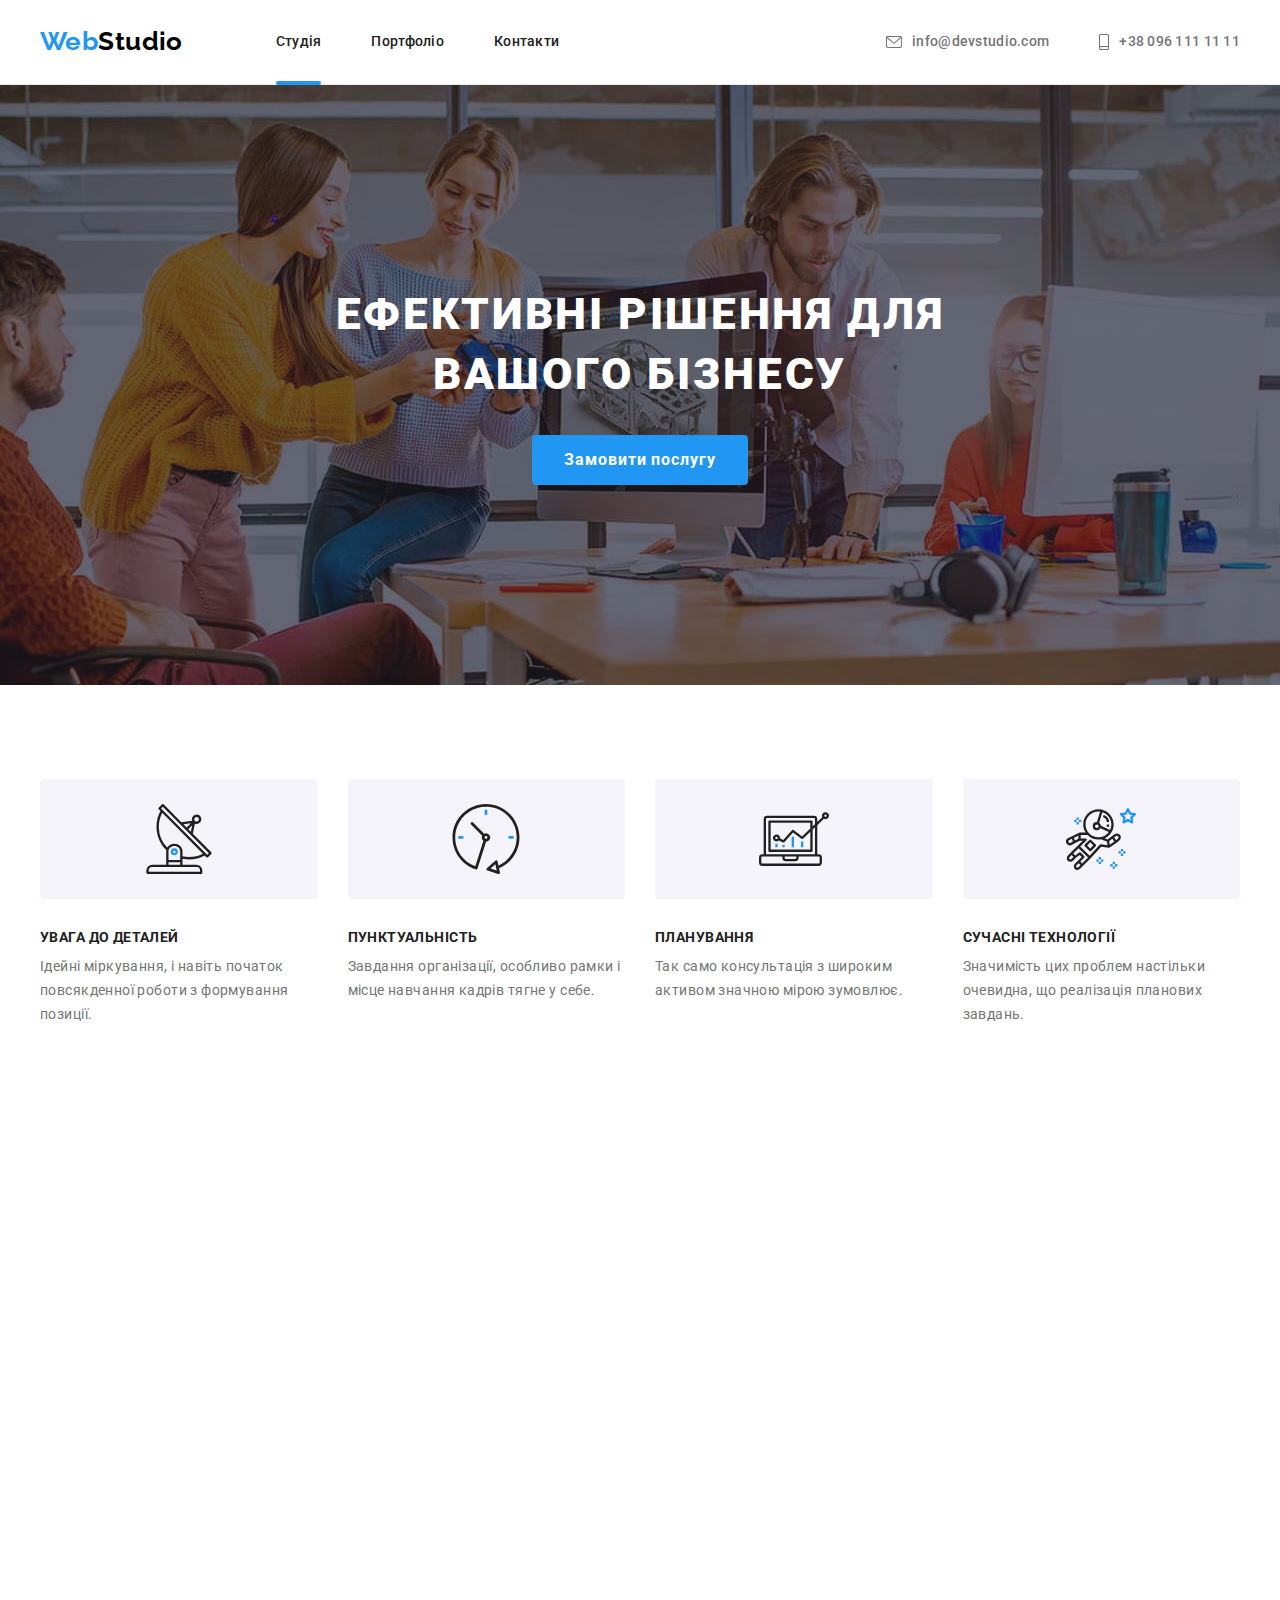
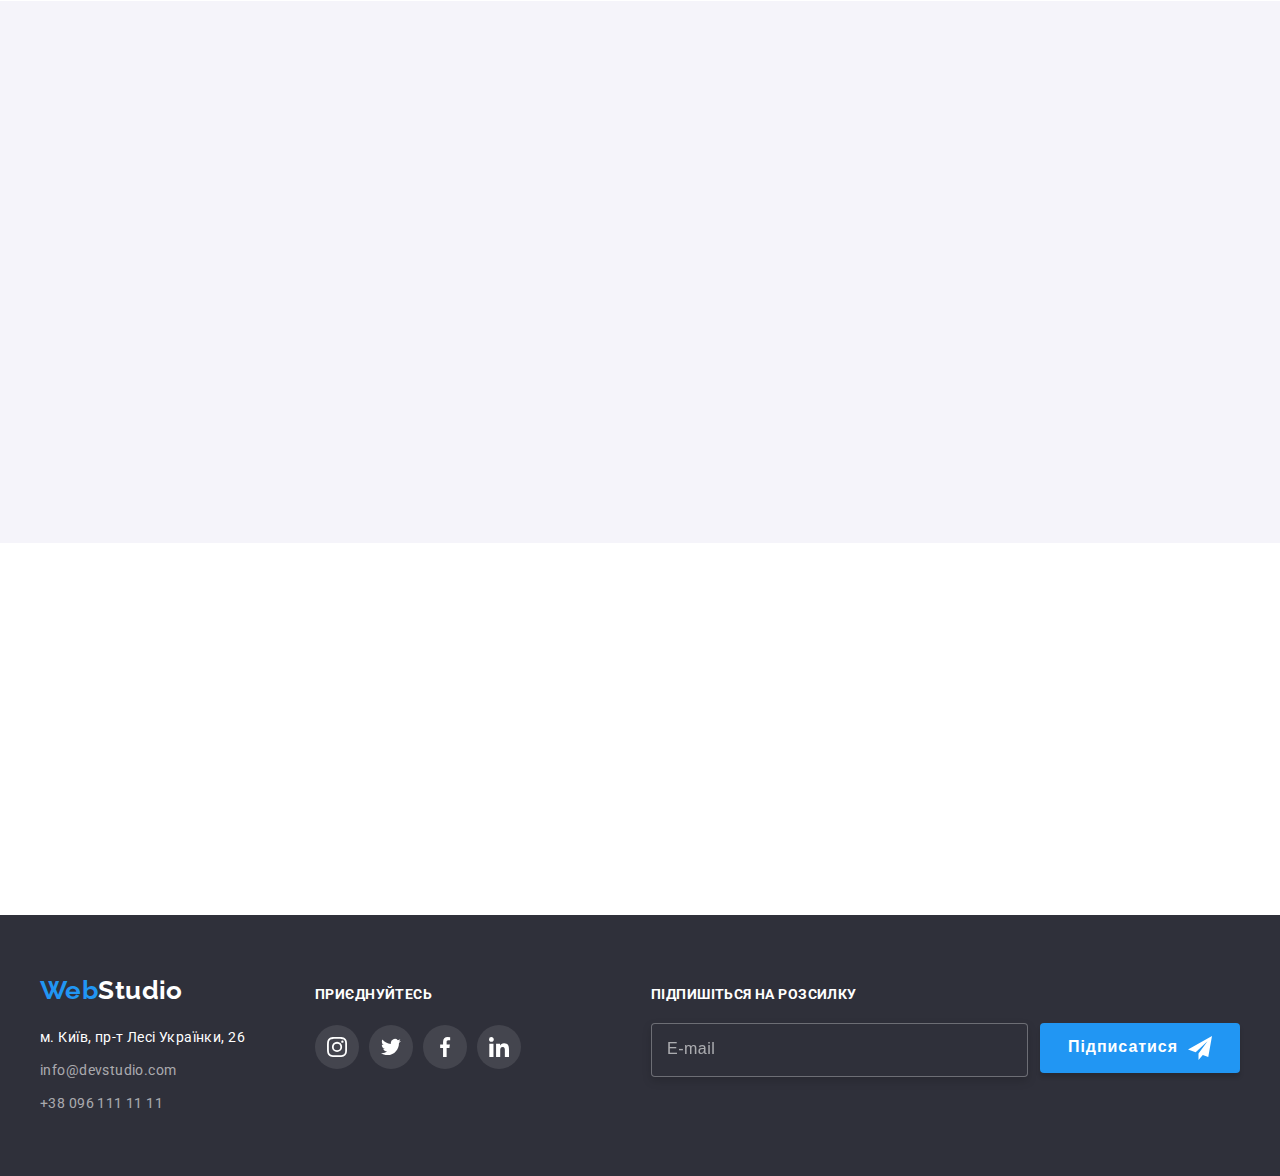
<file: index.html>
<!DOCTYPE html>
<html lang="uk">
  <head>
    <meta charset="UTF-8" />
    <meta http-equiv="X-UA-Compatible" content="IE=edge" />
    <meta name="viewport" content="width=device-width, initial-scale=1.0" />
    <title>Студія</title>
    <link rel="preconnect" href="https://fonts.googleapis.com" />
    <link rel="preconnect" href="https://fonts.gstatic.com" crossorigin />
    <link
      href="https://fonts.googleapis.com/css2?family=Raleway:wght@700&family=Roboto:wght@400;500;700;900&display=swap"
      rel="stylesheet"
    />
    <link
      rel="stylesheet"
      href="https://cdnjs.cloudflare.com/ajax/libs/modern-normalize/1.1.0/modern-normalize.min.css"
      integrity="sha512-wpPYUAdjBVSE4KJnH1VR1HeZfpl1ub8YT/NKx4PuQ5NmX2tKuGu6U/JRp5y+Y8XG2tV+wKQpNHVUX03MfMFn9Q=="
      crossorigin="anonymous"
      referrerpolicy="no-referrer"
    />
    <link href="https://unpkg.com/aos@2.3.1/dist/aos.css" rel="stylesheet" />
    <link
      rel="stylesheet"
      href="https://cdnjs.cloudflare.com/ajax/libs/animate.css/4.1.1/animate.min.css"
    />
    <link rel="stylesheet" href="./css/main.min.css" />
  </head>
  <body>
    <!--Верхня лінія-->

    <!--H E A D E R-->

    <header class="page-header">
      <div class="container page-header__container">
        <a hreaf="./index.html" class="logo-header page-header__logo-header"
          ><span class="web">Web</span>Studio</a
        >
        <nav class="navigation page-header__navigation">
          <ul class="menu">
            <li class="menu__item">
              <a class="menu__link menu__link--current" href="./index.html"
                >Студія</a
              >
            </li>
            <li class="menu__item">
              <a class="menu__link" href="./portfolio.html">Портфоліо</a>
            </li>
            <li class="menu__item">
              <a class="menu__link" href="#">Контакти</a>
            </li>
          </ul>
        </nav>
        <ul class="adress-header">
          <li class="adress-header__item">
            <a class="adress-header__link" href="mailto:info@devstudio.com">
              <svg class="adress-header__mail">
                <use
                  href="./img/icons.svg#icon-envelope-hover"
                  width="16"
                  height="12"
                ></use>
              </svg>
              info@devstudio.com</a
            >
          </li>
          <li class="adress-header__item">
            <a class="adress-header__link" href="tel:+380961111111">
              <svg class="adress-header__tel">
                <use
                  href="./img/icons.svg#icon-smartphone"
                  width="10"
                  height="16"
                ></use>
              </svg>
              +38 096 111 11 11</a
            >
          </li>
        </ul>
      </div>
    </header>
    <main>
      <!--H E R O-->

      <section class="hero">
        <div class="container hero__container">
          <h1 class="hero__title animate__animated animate__flipInX">
            Ефективні рішення для вашого бізнесу
          </h1>
          <button class="hero__header-btn" type="button" data-modal-open>
            Замовити послугу
          </button>
        </div>
      </section>

      <!--A B O U T  S E C T I O N-->

      <section class="about">
        <div class="container about__container">
          <h2 class="visually-hidden" hidden>Особливості</h2>
          <ul class="about-text">
            <li class="about-text__link-item">
              <div class="about-text__about-icon">
                <svg class="antenna-icon" width="70" height="70">
                  <use href="./img/icons.svg#icon-antenna-1"></use>
                </svg>
              </div>
              <h3 class="about__about-title">УВАГА ДО ДЕТАЛЕЙ</h3>
              <p class="about__about-subtitle">
                Ідейні міркування, і навіть початок повсякденної роботи з
                формування позиції.
              </p>
            </li>
            <li class="about-text__link-item">
              <div class="about-text__about-icon">
                <svg class="antenna-icon" width="70" height="70">
                  <use href="./img/icons.svg#icon-clock-1"></use>
                </svg>
              </div>
              <h3 class="about__about-title">ПУНКТУАЛЬНІСТЬ</h3>
              <p class="about__about-subtitle">
                Завдання організації, особливо рамки і місце навчання кадрів
                тягне у себе.
              </p>
            </li>
            <li class="about-text__link-item">
              <div class="about-text__about-icon">
                <svg class="antenna-icon" width="70" height="70">
                  <use href="./img/icons.svg#icon-diagram-1"></use>
                </svg>
              </div>
              <h3 class="about__about-title">ПЛАНУВАННЯ</h3>
              <p class="about__about-subtitle">
                Так само консультація з широким активом значною мірою зумовлює.
              </p>
            </li>
            <li class="about-text__link-item">
              <div class="about-text__about-icon">
                <svg class="antenna-icon" width="70" height="70">
                  <use href="./img/icons.svg#icon-astronaut-1"></use>
                </svg>
              </div>
              <h3 class="about__about-title">СУЧАСНІ ТЕХНОЛОГІЇ</h3>
              <p class="about__about-subtitle">
                Значимість цих проблем настільки очевидна, що реалізація
                планових завдань.
              </p>
            </li>
          </ul>
        </div>
      </section>

      <!--W H A T   W E   D O-->

      <section class="examples-img">
        <div class="container examples-img__conteiner">
          <h2 class="title" data-aos="flip-up">Чим ми займаємося</h2>
          <ul class="examples-img__list">
            <li class="examples-img__item">
              <div
                class="examples-img__label"
                data-aos="flip-left"
                data-aos-easing="ease-out-cubic"
                data-aos-duration="2000"
              >
                <img src="./img/box 1.jpg" width="370" heigh="294" alt="box1" />
                <p class="examples-img__text">Десктопні додатки</p>
              </div>
            </li>
            <li class="examples-img__item">
              <div
                class="examples-img__label"
                data-aos="flip-left"
                data-aos-easing="ease-out-cubic"
                data-aos-duration="2000"
              >
                <img src="./img/box 2.jpg" width="370" heigh="294" alt="box2" />
                <p class="examples-img__text">Мобільні додатки</p>
              </div>
            </li>
            <li class="examples-img__item">
              <div
                class="examples-img__label"
                data-aos="flip-left"
                data-aos-easing="ease-out-cubic"
                data-aos-duration="2000"
              >
                <img src="./img/img.jpg" width="370" heigh="294" alt="img" />
                <p class="examples-img__text">Дизайнерські рішення</p>
              </div>
            </li>
          </ul>
        </div>
      </section>

      <!--T E A M-->

      <section class="team section">
        <div class="container">
          <h2 class="title" data-aos="flip-up">Наша команда</h2>
          <ul class="link-team">
            <li class="link-photo" data-aos="flip-left">
              <img
                src="./img/man1.jpg"
                width="270"
                heigh="260"
                alt="Ігор Дем'яненко"
              />
              <div class="photo-team">
                <h3 class="team-tittle">Ігор Дем'яненко</h3>
                <p class="team-subtitle" lang="en">Product Designer</p>
                <ul class="team-icons-list">
                  <li class="team-icons-item">
                    <a class="team-icons-link" href="#">
                      <svg class="team-icons-sign" width="20" height="20">
                        <use href="./img/icons.svg#icon-instagram-2"></use>
                      </svg>
                    </a>
                  </li>
                  <li class="team-icons-item">
                    <a class="team-icons-link" href="#">
                      <svg class="team-icons-sign" width="20" height="20">
                        <use href="./img/icons.svg#icon-twitter-1"></use>
                      </svg>
                    </a>
                  </li>
                  <li class="team-icons-item">
                    <a class="team-icons-link" href="#">
                      <svg class="team-icons-sign" width="20" height="20">
                        <use href="./img/icons.svg#icon-facebook-1"></use>
                      </svg>
                    </a>
                  </li>
                  <li class="team-icons-item">
                    <a class="team-icons-link" href="#">
                      <svg class="team-icons-sign" width="20" height="20">
                        <use href="./img/icons.svg#icon-linkedin-1"></use>
                      </svg>
                    </a>
                  </li>
                </ul>
              </div>
            </li>
            <li class="link-photo" data-aos="flip-right">
              <img
                src="./img/women2.jpg"
                width="270"
                heigh="260"
                alt="Ольга Рєпіна"
              />
              <div class="photo-team">
                <h3 class="team-tittle">Ольга Рєпіна</h3>
                <p class="team-subtitle" lang="en">Frontend Developer</p>
                <ul class="team-icons-list">
                  <li class="team-icons-item">
                    <a class="team-icons-link" href="#">
                      <svg class="team-icons-sign" width="20" height="20">
                        <use href="./img/icons.svg#icon-instagram-2"></use>
                      </svg>
                    </a>
                  </li>
                  <li class="team-icons-item">
                    <a class="team-icons-link" href="#">
                      <svg class="team-icons-sign" width="20" height="20">
                        <use href="./img/icons.svg#icon-twitter-1"></use>
                      </svg>
                    </a>
                  </li>
                  <li class="team-icons-item">
                    <a class="team-icons-link" href="#">
                      <svg class="team-icons-sign" width="20" height="20">
                        <use href="./img/icons.svg#icon-facebook-1"></use>
                      </svg>
                    </a>
                  </li>
                  <li class="team-icons-item">
                    <a class="team-icons-link" href="#">
                      <svg class="team-icons-sign" width="20" height="20">
                        <use href="./img/icons.svg#icon-linkedin-1"></use>
                      </svg>
                    </a>
                  </li>
                </ul>
              </div>
            </li>
            <li class="link-photo" data-aos="flip-left">
              <img
                src="./img/man3.jpg"
                width="270"
                heigh="260"
                alt="Микола Тарасов"
              />
              <div class="photo-team">
                <h3 class="team-tittle">Микола Тарасов</h3>
                <p class="team-subtitle" lang="en">Marketing</p>
                <ul class="team-icons-list">
                  <li class="team-icons-item">
                    <a class="team-icons-link" href="#">
                      <svg class="team-icons-sign" width="20" height="20">
                        <use href="./img/icons.svg#icon-instagram-2"></use>
                      </svg>
                    </a>
                  </li>
                  <li class="team-icons-item">
                    <a class="team-icons-link" href="#">
                      <svg class="team-icons-sign" width="20" height="20">
                        <use href="./img/icons.svg#icon-twitter-1"></use>
                      </svg>
                    </a>
                  </li>
                  <li class="team-icons-item">
                    <a class="team-icons-link" href="#">
                      <svg class="team-icons-sign" width="20" height="20">
                        <use href="./img/icons.svg#icon-facebook-1"></use>
                      </svg>
                    </a>
                  </li>
                  <li class="team-icons-item">
                    <a class="team-icons-link" href="#">
                      <svg class="team-icons-sign" width="20" height="20">
                        <use href="./img/icons.svg#icon-linkedin-1"></use>
                      </svg>
                    </a>
                  </li>
                </ul>
              </div>
            </li>
            <li class="link-photo" data-aos="flip-right">
              <img
                src="./img/man4.jpg"
                width="270"
                heigh="260"
                alt="Михайло Єрмаков"
              />
              <div class="photo-team">
                <h3 class="team-tittle">Михайло Єрмаков</h3>
                <p class="team-subtitle" lang="en">UI Designer</p>
                <ul class="team-icons-list">
                  <li class="team-icons-item">
                    <a class="team-icons-link" href="#">
                      <svg class="team-icons-sign" width="20" height="20">
                        <use href="./img/icons.svg#icon-instagram-2"></use>
                      </svg>
                    </a>
                  </li>
                  <li class="team-icons-item">
                    <a class="team-icons-link" href="#">
                      <svg class="team-icons-sign" width="20" height="20">
                        <use href="./img/icons.svg#icon-twitter-1"></use>
                      </svg>
                    </a>
                  </li>
                  <li class="team-icons-item">
                    <a class="team-icons-link" href="#">
                      <svg class="team-icons-sign" width="20" height="20">
                        <use href="./img/icons.svg#icon-facebook-1"></use>
                      </svg>
                    </a>
                  </li>
                  <li class="team-icons-item">
                    <a class="team-icons-link" href="#">
                      <svg class="team-icons-sign" width="20" height="20">
                        <use href="./img/icons.svg#icon-linkedin-1"></use>
                      </svg>
                    </a>
                  </li>
                </ul>
              </div>
            </li>
          </ul>
        </div>
      </section>

      <!--R E G U L A R   C U S T O M E R S-->

      <section class="customers">
        <div class="container">
          <h2 class="title" data-aos="flip-up">Постійні клієнти</h2>
          <ul class="customers-list">
            <li
              class="client-item"
              data-aos="flip-left"
              data-aos-easing="ease-out-cubic"
              data-aos-duration="2000"
            >
              <a class="client-link" href="#">
                <svg class="client-icon" width="106" height="60">
                  <use href="./img/icons.svg#icon-Logo"></use>
                </svg>
              </a>
            </li>
            <li
              class="client-item"
              data-aos="flip-left"
              data-aos-easing="ease-out-cubic"
              data-aos-duration="2000"
            >
              <a class="client-link" href="#">
                <svg class="client-icon" width="106" height="60">
                  <use href="./img/icons.svg#icon-Logo-2"></use>
                </svg>
              </a>
            </li>
            <li
              class="client-item"
              data-aos="flip-left"
              data-aos-easing="ease-out-cubic"
              data-aos-duration="2000"
            >
              <a class="client-link" href="#">
                <svg class="client-icon" width="106" height="60">
                  <use href="./img/icons.svg#icon-Logo-3"></use>
                </svg>
              </a>
            </li>
            <li
              class="client-item"
              data-aos="flip-left"
              data-aos-easing="ease-out-cubic"
              data-aos-duration="2000"
            >
              <a class="client-link" href="#">
                <svg class="client-icon" width="106" height="60">
                  <use href="./img/icons.svg#icon-Logo-4"></use>
                </svg>
              </a>
            </li>
            <li
              class="client-item"
              data-aos="flip-left"
              data-aos-easing="ease-out-cubic"
              data-aos-duration="2000"
            >
              <a class="client-link" href="#">
                <svg class="client-icon" width="106" height="60">
                  <use href="./img/icons.svg#icon-Logo-5"></use>
                </svg>
              </a>
            </li>
            <li
              class="client-item"
              data-aos="flip-left"
              data-aos-easing="ease-out-cubic"
              data-aos-duration="2000"
            >
              <a class="client-link" href="#">
                <svg class="client-icon" width="106" height="60">
                  <use href="./img/icons.svg#icon-Logo-6"></use>
                </svg>
              </a>
            </li>
          </ul>
        </div>
      </section>
    </main>

    <!--F O O T E R -->

    <footer class="footer">
      <div class="container">
        <div class="wrapper">
          <a hreaf="./index.html" class="logo-footer"
            ><span class="web">Web</span>Studio</a
          >
          <address class="contacts-address">
            <ul class="footer-nav">
              <li class="contacts-item">
                <a
                  class="footer-nav-address"
                  href="https://goo.gl/maps/SYEKKBxRii6qYseB9"
                  target="_blank"
                  rel="noopener noreferrer"
                  >м. Київ, пр-т Лесі Українки, 26
                </a>
              </li>
              <li class="contacts-item">
                <a class="footer-nav-link" href="mailto:info@devstudio.com"
                  >info@devstudio.com
                </a>
              </li>
              <li class="contacts-item">
                <a class="footer-nav-link" href="tel:+380961111111 "
                  >+38 096 111 11 11
                </a>
              </li>
            </ul>
          </address>
        </div>
        <div class="social-container">
          <p class="footer-text">Приєднуйтесь</p>
          <ul class="footer-social-list">
            <li class="footer-social-item">
              <a class="footer-social-link" href="#">
                <svg class="footer-social-sign" width="20" height="20">
                  <use href="./img/icons.svg#icon-instagram-2"></use>
                </svg>
              </a>
            </li>
            <li class="footer-social-item">
              <a class="footer-social-link" href="#">
                <svg class="footer-social-sign" width="20" height="20">
                  <use href="./img/icons.svg#icon-twitter-1"></use>
                </svg>
              </a>
            </li>
            <li class="footer-social-item">
              <a class="footer-social-link" href="#">
                <svg class="footer-social-sign" width="20" height="20">
                  <use href="./img/icons.svg#icon-facebook-1"></use>
                </svg>
              </a>
            </li>
            <li class="footer-social-item">
              <a class="footer-social-link" href="#">
                <svg class="footer-social-sign" width="20" height="20">
                  <use href="./img/icons.svg#icon-linkedin-1"></use>
                </svg>
              </a>
            </li>
          </ul>
        </div>

        <!--M O D A L     F O O T E R -->

        <div class="modal-footer">
          <p class="subscribe-title">Підпишіться на розсилку</p>
          <form class="footer-form">
            <input
              class="input-footer"
              type="email"
              name="input-email"
              id="email"
              placeholder="E-mail"
            />
            <button class="subscribe-btn" type="submit">
              Підписатися
              <svg class="modal-icon-footer" width="24" height="24">
                <use href="./img/icons.svg#icon-icon-send-2"></use>
              </svg>
            </button>
          </form>
        </div>
      </div>
    </footer>

    <!--M O D A L     W I N D O W -->

    <div class="backdrop is-hidden" data-modal>
      <div class="modal">
        <button type="button" class="modal-close" data-modal-close>
          <svg class="modal-close-icon" width="18" height="18">
            <use href="./img/icons.svg#icon-close-black-18dp-2-1"></use>
          </svg>
        </button>
        <p class="modal-tittle">Залиште свої дані, ми вам передзвонимо</p>
        <form class="modal-form">
          <div class="modal-field">
            <label for="user-name" class="input-label">Ім'я</label>
            <div class="input-wrapper">
              <input
                type="text"
                name="user-name"
                id="user-name"
                class="modal-input"
                placeholder=""
                required
              />
              <svg class="modal-icon" width="18" height="18">
                <use href="./img/icons.svg#icon-person-black-18dp-1-2"></use>
              </svg>
            </div>
          </div>
          <div class="modal-field">
            <label for="user-tel" class="input-label">Телефон</label>
            <div class="input-wrapper">
              <input
                type="tel"
                name="user-tel"
                id="user-tel"
                class="modal-input"
                placeholder=""
                required
              />
              <svg class="modal-icon" width="18" height="18">
                <use href="./img/icons.svg#icon-phone-black-18dp-1-2"></use>
              </svg>
            </div>
          </div>
          <div class="modal-field">
            <label for="user-email" class="input-label">Пошта</label>
            <div class="input-wrapper">
              <input
                type="email"
                name="user-email"
                id="user-email"
                class="modal-input"
                placeholder=""
                required
              />
              <svg class="modal-icon" width="18" height="18">
                <use href="./img/icons.svg#icon-email-black-18dp-1-2"></use>
              </svg>
            </div>
          </div>
          <div class="modal-field">
            <label for="user-text" class="input-label">Коментар</label>
            <textarea
              name="user-text"
              id="user-text"
              class="modal-comment"
              placeholder="Введіть текст"
            ></textarea>
          </div>
          <div class="modal-field">
            <label for="policy" class="checkbox-text">
              <input
                class="policy-checkbox visually-hidden"
                type="checkbox"
                name="policy"
                placeholder=""
                id="policy"
              />
              <span>
                <svg class="checkbox-icon" width="16" height="15">
                  <use href="./img/icons.svg#icon-Vector-2-2"></use>
                </svg>
              </span>
              Погоджуюся з розсилкою та приймаю
              <a class="input-policy">Умови договору</a>
            </label>
          </div>
          <button type="submit" title="відправити" class="submit-btn">
            Відправити
          </button>
        </form>
      </div>
    </div>
    <script src="https://unpkg.com/aos@2.3.1/dist/aos.js"></script>
    <script>
      AOS.init();
    </script>
    <script src="./js/modal.js"></script>
  </body>
</html>
</file>
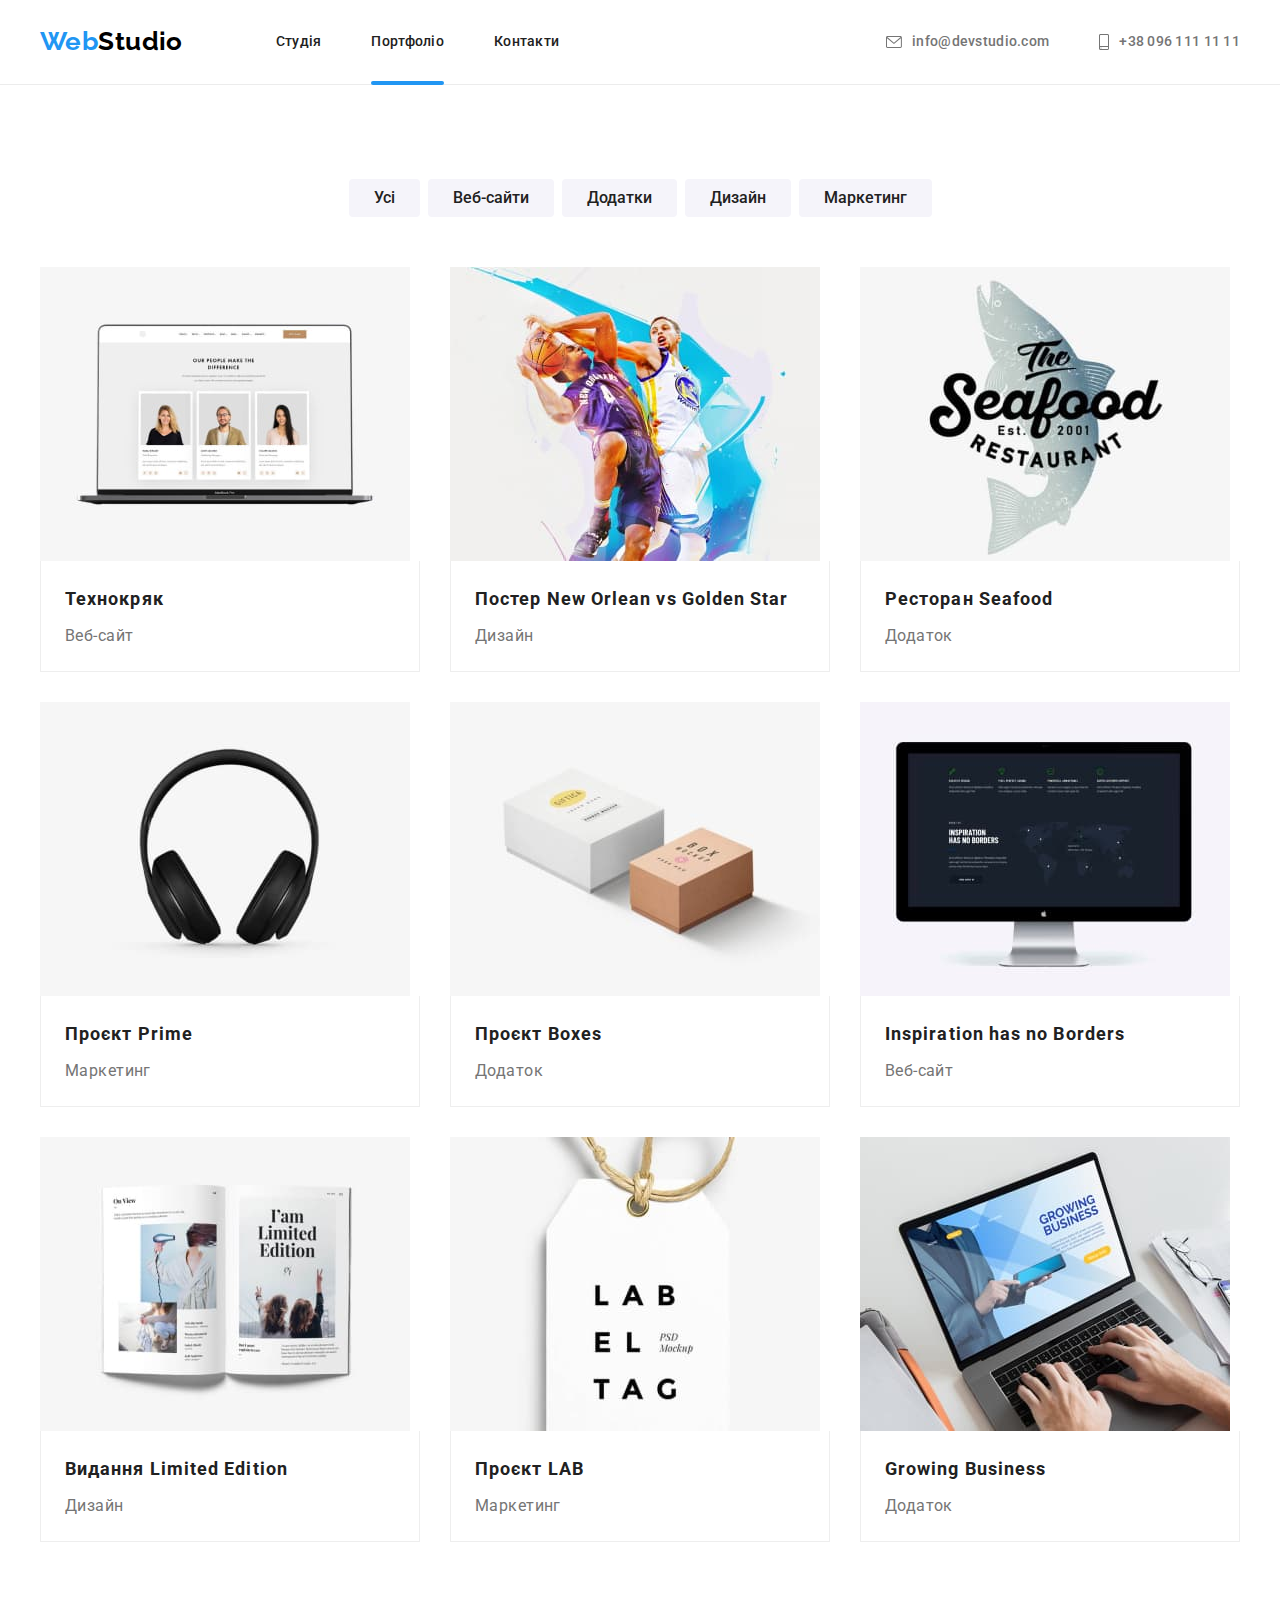
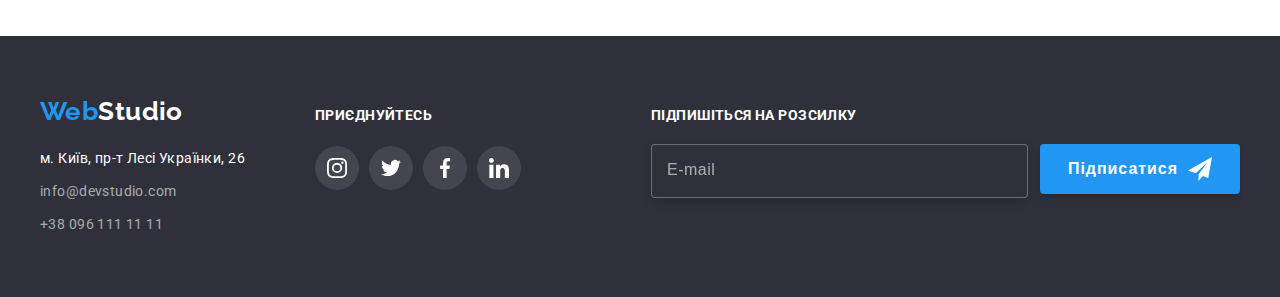
<file: portfolio.html>
<!DOCTYPE html>
<html lang="uk">
  <head>
    <meta charset="UTF-8" />
    <meta http-equiv="X-UA-Compatible" content="IE=edge" />
    <meta name="viewport" content="width=device-width, initial-scale=1.0" />
    <title>Студія</title>
    <link rel="preconnect" href="https://fonts.googleapis.com" />
    <link rel="preconnect" href="https://fonts.gstatic.com" crossorigin />
    <link
      href="https://fonts.googleapis.com/css2?family=Raleway:wght@700&family=Roboto:wght@400;500;700;900&display=swap"
      rel="stylesheet"
    />
    <link
      rel="stylesheet"
      href="https://cdnjs.cloudflare.com/ajax/libs/modern-normalize/1.1.0/modern-normalize.min.css"
      integrity="sha512-wpPYUAdjBVSE4KJnH1VR1HeZfpl1ub8YT/NKx4PuQ5NmX2tKuGu6U/JRp5y+Y8XG2tV+wKQpNHVUX03MfMFn9Q=="
      crossorigin="anonymous"
      referrerpolicy="no-referrer"
    />
    <link href="https://unpkg.com/aos@2.3.1/dist/aos.css" rel="stylesheet" />
    <link
      rel="stylesheet"
      href="https://cdnjs.cloudflare.com/ajax/libs/animate.css/4.1.1/animate.min.css"
    />
    <link rel="stylesheet" href="./css/main.min.css" />
  </head>
  <body>
    <!--Верхня лінія-->

    <!--H E A D E R-->

    <header class="page-header">
      <div class="container page-header__container">
        <a hreaf="./index.html" class="logo-header page-header__logo-header"
          ><span class="web">Web</span>Studio</a
        >
        <nav class="navigation page-header__navigation">
          <ul class="menu">
            <li class="menu__item">
              <a class="menu__link" href="./index.html">Студія</a>
            </li>
            <li class="menu__item">
              <a class="menu__link menu__link--current" href="./portfolio.html"
                >Портфоліо</a
              >
            </li>
            <li class="menu__item">
              <a class="menu__link" href="#">Контакти</a>
            </li>
          </ul>
        </nav>
        <ul class="adress-header">
          <li class="adress-header__item">
            <a class="adress-header__link" href="mailto:info@devstudio.com">
              <svg class="adress-header__mail">
                <use
                  href="./img/icons.svg#icon-envelope-hover"
                  width="16"
                  height="12"
                ></use>
              </svg>
              info@devstudio.com</a
            >
          </li>
          <li class="adress-header__item">
            <a class="adress-header__link" href="tel:+380961111111">
              <svg class="adress-header__tel">
                <use
                  href="./img/icons.svg#icon-smartphone"
                  width="10"
                  height="16"
                ></use>
              </svg>
              +38 096 111 11 11</a
            >
          </li>
        </ul>
      </div>
    </header>
    <main>
      <!--P O R T F O L I O-->

      <section class="portfolio-nav section">
        <div class="container">
          <h1 class="visually-hidden" hidden>Портфоліо</h1>
          <ul class="link-filter-btn">
            <li>
              <button class="filter-btn" type="button">Усі</button>
            </li>
            <li>
              <button class="filter-btn" type="button">Веб-сайти</button>
            </li>
            <li>
              <button class="filter-btn" type="button">Додатки</button>
            </li>
            <li>
              <button class="filter-btn" type="button">Дизайн</button>
            </li>
            <li>
              <button class="filter-btn" type="button">Маркетинг</button>
            </li>
          </ul>
          <ul class="gallery">
            <li class="gallery-list animate__animated animate__fadeInTopLeft">
              <a href="#" class="project-link">
                <div class="project-top-wrap">
                  <img
                    src="./img/img технокряк.jpg"
                    width="370"
                    ;
                    height="294"
                    ;
                    alt="Технокряк"
                  />
                  <p class="project-top-text">
                    Ресурс пропонує комплексні пропозиції з різним рівнем
                    функціоналу та сервісів. Все це дозволить відвідувачу
                    отримати вичерпні відомості про компанію чи приватну особу.
                  </p>
                </div>
                <div class="gallery-tittle">
                  <h2 class="project-tittle">Технокряк</h2>
                  <p class="project-type">Веб-сайт</p>
                </div>
              </a>
            </li>
            <li class="gallery-list animate__animated animate__fadeInDown">
              <a href="#" class="project-link">
                <div class="project-top-wrap">
                  <img
                    src="./img/img постер 2.jpg"
                    width="370"
                    ;
                    height="294"
                    left="614"
                    ;
                    alt="Постер New Orlean vs Golden Star"
                  />
                  <p class="project-top-text">
                    Lorem ipsum dolor sit amet consectetur adipisicing elit. Hic
                    velit voluptate placeat fuga doloremque vel qui voluptatum
                    ex id debitis expedita, modi sit quisquam, numquam eum magni
                    labore nostrum at.
                  </p>
                </div>
                <div class="gallery-tittle">
                  <h2 class="project-tittle">
                    Постер New Orlean vs Golden Star
                  </h2>
                  <p class="project-type">Дизайн</p>
                </div>
              </a>
            </li>
            <li class="gallery-list animate__animated animate__fadeInTopRight">
              <a href="#" class="project-link">
                <div class="project-top-wrap">
                  <img
                    src="./img/img ресторан.jpg"
                    width="370"
                    ;
                    height="294"
                    ;
                    alt="Ресторан Seafood"
                  />
                  <p class="project-top-text">
                    Lorem ipsum dolor sit amet consectetur adipisicing elit. Hic
                    velit voluptate placeat fuga doloremque vel qui voluptatum
                    ex id debitis expedita, modi sit quisquam, numquam eum magni
                    labore nostrum at.
                  </p>
                </div>
                <div class="gallery-tittle">
                  <h2 class="project-tittle">Ресторан Seafood</h2>
                  <p class="project-type">Додаток</p>
                </div>
              </a>
            </li>
            <li class="gallery-list animate__animated animate__fadeInTopLeft">
              <a href="#" class="project-link">
                <div class="project-top-wrap">
                  <img
                    src="./img/навушники.jpg"
                    width="370"
                    ;
                    height="294"
                    ;
                    alt="Проєкт Prime"
                  />
                  <p class="project-top-text">
                    Lorem ipsum dolor sit amet consectetur adipisicing elit. Hic
                    velit voluptate placeat fuga doloremque vel qui voluptatum
                    ex id debitis expedita, modi sit quisquam, numquam eum magni
                    labore nostrum at.
                  </p>
                </div>
                <div class="gallery-tittle">
                  <h2 class="project-tittle">Проєкт Prime</h2>
                  <p class="project-type">Маркетинг</p>
                </div>
              </a>
            </li>
            <li class="gallery-list">
              <a href="#" class="project-link">
                <div class="project-top-wrap">
                  <img
                    src="./img/img проєкт box.jpg"
                    width="370"
                    ;
                    height="294"
                    ;
                  />
                  <p class="project-top-text">
                    Lorem ipsum dolor sit amet consectetur adipisicing elit. Hic
                    velit voluptate placeat fuga doloremque vel qui voluptatum
                    ex id debitis expedita, modi sit quisquam, numquam eum magni
                    labore nostrum at.
                  </p>
                </div>
                <div class="gallery-tittle">
                  <h2 class="project-tittle">Проєкт Boxes</h2>
                  <p class="project-type">Додаток</p>
                </div>
              </a>
            </li>
            <li class="gallery-list animate__animated animate__fadeInTopRight">
              <a href="#" class="project-link">
                <div class="project-top-wrap">
                  <img
                    src="./img/img монітор.jpg"
                    width="370"
                    ;
                    height="294"
                    ;
                    alt="Inspiration has no Borders"
                  />
                  <p class="project-top-text">
                    Lorem ipsum dolor sit amet consectetur adipisicing elit. Hic
                    velit voluptate placeat fuga doloremque vel qui voluptatum
                    ex id debitis expedita, modi sit quisquam, numquam eum magni
                    labore nostrum at.
                  </p>
                </div>
                <div class="gallery-tittle">
                  <h2 class="project-tittle">Inspiration has no Borders</h2>
                  <p class="project-type">Веб-сайт</p>
                </div>
              </a>
            </li>
            <li class="gallery-list animate__animated animate__fadeInTopLeft">
              <a href="#" class="project-link">
                <div class="project-top-wrap">
                  <img
                    src="./img/img видання.jpg"
                    width="370"
                    ;
                    height="294"
                    ;
                    alt="Видання Limited Edition"
                  />
                  <p class="project-top-text">
                    Lorem ipsum dolor sit amet consectetur adipisicing elit. Hic
                    velit voluptate placeat fuga doloremque vel qui voluptatum
                    ex id debitis expedita, modi sit quisquam, numquam eum magni
                    labore nostrum at.
                  </p>
                </div>
                <div class="gallery-tittle">
                  <h2 class="project-tittle">Видання Limited Edition</h2>
                  <p class="project-type">Дизайн</p>
                </div>
              </a>
            </li>
            <li class="gallery-list animate__animated animate__fadeInUp">
              <a href="" class="project-link">
                <div class="project-top-wrap">
                  <img
                    src="./img/img проєкт лаб.jpg"
                    width="370"
                    ;
                    height="294"
                    ;
                    alt="Проєкт LAB"
                  />
                  <p class="project-top-text">
                    Lorem ipsum dolor sit amet consectetur adipisicing elit. Hic
                    velit voluptate placeat fuga doloremque vel qui voluptatum
                    ex id debitis expedita, modi sit quisquam, numquam eum magni
                    labore nostrum at.
                  </p>
                </div>
                <div class="gallery-tittle">
                  <h2 class="project-tittle">Проєкт LAB</h2>
                  <p class="project-type">Маркетинг</p>
                </div>
              </a>
            </li>
            <li class="gallery-list animate__animated animate__fadeInTopRight">
              <a href="" class="project-link">
                <div class="project-top-wrap">
                  <img
                    src="./img/img ноут.jpg"
                    width="370"
                    ;
                    height="294"
                    ;
                    alt="Growing Business"
                  />
                  <p class="project-top-text">
                    Lorem ipsum dolor sit amet consectetur adipisicing elit. Hic
                    velit voluptate placeat fuga doloremque vel qui voluptatum
                    ex id debitis expedita, modi sit quisquam, numquam eum magni
                    labore nostrum at.
                  </p>
                </div>
                <div class="gallery-tittle">
                  <h2 class="project-tittle">Growing Business</h2>
                  <p class="project-type">Додаток</p>
                </div>
              </a>
            </li>
          </ul>
        </div>
      </section>
    </main>

    <!--F O O T E R-->

    <footer class="footer">
      <div class="container">
        <div class="wrapper">
          <a hreaf="./index.html" class="logo-footer"
            ><span class="web">Web</span>Studio</a
          >
          <address class="contacts-address">
            <ul class="footer-nav">
              <li class="contacts-item">
                <a
                  class="footer-nav-address"
                  href="https://goo.gl/maps/SYEKKBxRii6qYseB9"
                  target="_blank"
                  rel="noopener noreferrer"
                  >м. Київ, пр-т Лесі Українки, 26
                </a>
              </li>
              <li class="contacts-item">
                <a class="footer-nav-link" href="mailto:info@devstudio.com"
                  >info@devstudio.com
                </a>
              </li>
              <li class="contacts-item">
                <a class="footer-nav-link" href="tel:+380961111111 "
                  >+38 096 111 11 11
                </a>
              </li>
            </ul>
          </address>
        </div>
        <div class="social-container">
          <p class="footer-text">Приєднуйтесь</p>
          <ul class="footer-social-list">
            <li class="footer-social-item">
              <a class="footer-social-link" href="#">
                <svg class="footer-social-sign" width="20" height="20">
                  <use href="./img/icons.svg#icon-instagram-2"></use>
                </svg>
              </a>
            </li>
            <li class="footer-social-item">
              <a class="footer-social-link" href="#">
                <svg class="footer-social-sign" width="20" height="20">
                  <use href="./img/icons.svg#icon-twitter-1"></use>
                </svg>
              </a>
            </li>
            <li class="footer-social-item">
              <a class="footer-social-link" href="#">
                <svg class="footer-social-sign" width="20" height="20">
                  <use href="./img/icons.svg#icon-facebook-1"></use>
                </svg>
              </a>
            </li>
            <li class="footer-social-item">
              <a class="footer-social-link" href="#">
                <svg class="footer-social-sign" width="20" height="20">
                  <use href="./img/icons.svg#icon-linkedin-1"></use>
                </svg>
              </a>
            </li>
          </ul>
        </div>

        <!--M O D A L     F O O T E R-->

        <div class="modal-footer">
          <p class="subscribe-title">Підпишіться на розсилку</p>
          <form class="footer-form">
            <input
              class="input-footer"
              type="email"
              name="input-email"
              id="email"
              placeholder="E-mail"
            />
            <button class="subscribe-btn" type="submit">
              Підписатися
              <svg class="modal-icon-footer" width="24" height="24">
                <use href="./img/icons.svg#icon-icon-send-2"></use>
              </svg>
            </button>
          </form>
        </div>
      </div>
    </footer>
    <script src="https://unpkg.com/aos@2.3.1/dist/aos.js"></script>
    <script>
      AOS.init();
    </script>
  </body>
</html>
</file>
<file: css/main.min.css>
:root{--primary-text-color: #757575;--tittle-text-color: #212121;--accent-color: #2196f3;--background-doc: #ffffff;--team-content-background: #f5f4fa;--header-background: #ffffff;--section-hero-background: #2f303a;--section-footer-background: #2f303a;--primary-white-color: #ffffff;--footer-color: rgba(255, 255, 255, 0.6);--background-btn: #188ce8;--text-shadow: rgba(0, 0, 0, 0.25);--logo-header-color: #000000;--color-icons: #afb1b8}h1,h2,h3,p{margin-top:0px;margin-bottom:0px}ul{padding:0;list-style:none;margin-bottom:0px;margin-top:0px}cursor{cursor:pointer}img{display:block}.title{font-weight:700;font-size:36px;line-height:1.1666;text-align:center;color:var(--tittle-text-color);margin-bottom:50px;padding:0px}.project-top-text,.submit-btn,.checkbox-text span,.modal-close,.subscribe-btn,.footer-social-link,.client-link,.customers-list,.team-icons-link,.examples-img__text,.about-text__about-icon,.adress-header__link,.page-header__container{display:flex;align-items:center}.portfolio-nav,.customers{padding-top:94px;padding-bottom:94px}body{margin:0;font-family:"Roboto",sans-seerif;font-size:14px;letter-spacing:.03em;color:var(--primary-text-color);background:var(--background-doc)}.web{font-weight:700;font-size:26px;line-height:1.1923;font-style:normal;color:var(--accent-color)}.container{width:1200px;padding-left:15px;padding-right:15px;margin:0 auto}.page-header{background-color:var(--header-background);text-decoration:none;border-bottom:1px solid #ececec}.page-header__container{list-style:none;margin:0 auto}.page-header__navigation{margin-right:auto}.page-header__logo-header{font-weight:700;font-size:26px;line-height:1.923;letter-spacing:nulle;font-family:"Raleway",sans-serif;font-style:normal;color:var(--logo-header-color);margin-right:93px}.menu{margin:0px;display:flex;gap:50px;padding:0px}.menu__link{position:relative}.menu__link--current{color:#2196f3}.menu__link--current::after{content:"";position:absolute;display:block;left:0;bottom:-1px;opacity:1;width:100%;height:4px;background:#2196f3;border-radius:2px;transition:opasity 250ms;transition-timing-function:cubic-bezier(0.4, 0, 0.2, 1);color:var(--accent-color)}.menu__link{font-weight:500;font-size:14px;line-height:1.428;letter-spacing:.02em;text-decoration:none;font-style:normal;color:var(--tittle-text-color);display:block;padding-top:32px;padding-bottom:32px;transition-property:color;transition-duration:250ms;transition-timing-function:cubic-bezier(0.4, 0, 0.2, 1)}.menu__link:hover,.menu__link:focus{color:var(--accent-color)}.adress-header{margin:0px;display:flex;gap:50px;padding:0px}.adress-header__link{font-weight:500;font-size:14px;line-height:1.428;letter-spacing:.02em;text-decoration:none;font-style:normal;color:var(--primary-text-color);padding-top:32px;padding-bottom:32px;transition:color 250ms cubic-bezier(0.4, 0, 0.2, 1)}.adress-header__link:hover,.adress-header__link:focus{color:var(--accent-color)}.adress-header__mail{width:16px;height:12px;margin-right:10px;fill:currentColor}.adress-header__tel{width:10px;height:16px;margin-right:10px;fill:currentColor}.hero{background:var(--section-hero-background);text-align:center;padding-top:200px;padding-bottom:200px;background-image:linear-gradient(rgba(47, 48, 58, 0.4), rgba(47, 48, 58, 0.4)),url(../img/hero.JPG);background-repeat:no-repeat;background-size:cover;background-position:center;max-width:1600px;margin-left:auto;margin-right:auto}.hero__title{font-weight:900;font-size:44px;line-height:1.3636;letter-spacing:.06em;text-transform:uppercase;color:var(--primary-white-color);width:696px;margin:0 auto;margin-bottom:30px}.hero__header-btn{font-weight:700;font-size:16px;line-height:1.875;letter-spacing:.06em;font-family:inherit;text-align:center;color:var(--primary-white-color);background-color:var(--accent-color);cursor:pointer;border:0;border-radius:4px;height:50px;padding:10px 32px;margin:0 auto;transition:background-color 250ms cubic-bezier(0.4, 0, 0.2, 1)}.hero__header-btn:hover,.hero__header-btn:focus{background:var(--background-btn)}.about__container{display:flex;flex-wrap:wrap;padding-top:94px}.visually-hidden{position:absolute;white-space:nowrap;width:1px;height:1px;overflow:hidden;border:0;padding:0;clip:rect(0 0 0 0);-webkit-clip-path:inset(50%);clip-path:inset(50%);margin:-1px}.about-text{list-style:none;display:flex;gap:30px;padding:0;margin:0}.about-text__link-item{flex-basis:calc((100% - 90px)/4)}.about-text__about-icon{justify-content:center;background:var(--team-content-background);border-radius:4px;height:120px;margin-bottom:30px}.about__about-title{font-weight:700;font-size:14px;line-height:1.1428;letter-spacing:nulle;text-transform:uppercase;color:var(--tittle-text-color);margin:0;padding-bottom:10px}.about__about-subtitle{line-height:1.7142;margin:0;color:var(--primary-text-color)}.examples-img{padding-top:94px;padding-bottom:94px}.examples-img__list{list-style:none;display:flex;position:relative;gap:30px;padding:0;margin:0}.examples-img__label{position:relative}.examples-img__text{font-weight:700;font-size:14px;line-height:1.428;letter-spacing:.03em;position:absolute;font-style:normal;text-align:center;text-transform:uppercase;color:var(--primary-white-color);justify-content:center;background:rgba(47,48,58,.8);bottom:0;right:0;left:0;padding-top:27px;padding-bottom:27px}.team{background:var(--team-content-background)}.link-team{list-style:none;display:flex;gap:30px;min-width:270px;padding:0;margin:0}.link-photo{flex-basis:calc((100% - 90px)/4);background:var(--background-doc);box-shadow:0px 1px 3px rgba(0,0,0,.12),0px 1px 1px rgba(0,0,0,.14),0px 2px 1px rgba(0,0,0,.2);border-radius:0px 0px 4px 4px}.photo-team{padding:30px 10px;transition:transform 250ms;transition-timing-function:cubic-bezier(0.4, 0, 0.2, 1)}.team-tittle{font-weight:500;font-size:16px;line-height:1.875;letter-spacing:nulle;text-align:center;color:var(--tittle-text-color);margin-bottom:10px}.team-subtitle{font-weight:nule;font-size:16px;line-height:1.875;letter-spacing:nulle;text-align:center;margin-bottom:16px}.team-icons-list{display:flex;justify-content:center;gap:10px}.team-icons-item{width:44px;height:44px;gap:10px}.team-icons-link{width:100%;height:100%;background:var(--background-doc);border-radius:50%;justify-content:center;color:var(--color-icons);transition:background-color 250ms cubic-bezier(0.4, 0, 0.2, 1),color 250ms cubic-bezier(0.4, 0, 0.2, 1)}.team-icons-link:hover,.team-icons-link:focus{background-color:var(--accent-color);color:#fff}.team-icons-sign{fill:currentColor}.customers-list{list-style:none;gap:30px;padding:0}.client-item{display:flex;justify-content:center;height:92px;flex-basis:calc((100% - 150px)/6)}.client-icon{fill:var(--color-icons);transition:fill 250ms cubic-bezier(0.4, 0, 0.2, 1)}.client-link:hover .client-icon,.client-link:focus .client-icon{fill:var(--accent-color)}.client-link{justify-content:center;width:100%;height:100%;border-radius:4px;border:1px solid var(--color-icons);fill:var(--color-icons);transition:border-color 250ms cubic-bezier(0.4, 0, 0.2, 1)}.client-link:hover,.client-link:focus{border-color:var(--accent-color);cursor:pointer}.footer{background:var(--section-footer-background);padding-top:60px;padding-bottom:60px}.logo-footer{font-weight:700;font-size:26px;line-height:1.19;letter-spacing:nulle;font-family:"Raleway",sans-serif;color:var(--primary-white-color);display:inline-block;margin:0 auto;margin-bottom:20px}.contacts-item:not(:last-child){margin-bottom:9px}.footer-nav{font-style:normal;list-style:none;background:var(--section-footer-background);margin:0;padding:0}.footer-nav-address{line-height:1.7142;list-style:none;text-decoration:none;color:var(--primary-white-color);transition:transform 250ms;transition-timing-function:cubic-bezier(0.4, 0, 0.2, 1)}.footer-nav-address:hover,.footer-nav-address:focus{color:var(--accent-color)}.footer-nav-link{text-decoration:none;line-height:1.7142;color:var(--footer-color);transition:color 250ms cubic-bezier(0.4, 0, 0.2, 1)}.footer-nav-link:hover,.footer-nav-link:focus{color:var(--accent-color)}img{display:block;max-width:100%;height:auto}.footer .container{display:flex;align-items:baseline}.social-container{margin-left:70px}.footer-text{font-weight:700;font-size:14px;line-height:1.428;letter-spacing:.03em;display:flex;text-transform:uppercase;color:var(--primary-white-color);margin-bottom:20px}.footer-social-list{display:flex;justify-content:center;gap:10px}.footer-social-item{width:44px;height:44px}.footer-social-link{width:100%;height:100%;background:rgba(255,255,255,.1);border-radius:50%;justify-content:center;color:var(--background-doc);transition:background-color 250ms cubic-bezier(0.4, 0, 0.2, 1)}.footer-social-link:hover,.footer-social-link:focus{background-color:var(--accent-color);fill:currentColor}.footer-social-sign{fill:currentColor}.modal-footer{margin-left:auto}.footer-form{display:flex;gap:12px}.subscribe-title{font-weight:700;font-size:14px;line-height:1.14;letter-spacing:.03em;text-transform:uppercase;color:var(--primary-white-color);margin-bottom:20px}.input-footer{width:358px;height:50px;border:1px solid rgba(255,255,255,.3);filter:drop-shadow(0px 4px 4px rgba(0, 0, 0, 0.15));border-radius:4px;background-color:var(--section-footer-background);color:var(--primary-white-color);padding-left:15px}.input-footer:focus{outline-color:var(--accent-color)}.input-footer:hover{border-color:var(--accent-color)}.input-footer::-moz-placeholder{font-weight:nulle;font-size:16px;line-height:1.25;letter-spacing:.03em;color:rgba(255,255,255,.6)}.input-footer:-ms-input-placeholder{font-weight:nulle;font-size:16px;line-height:1.25;letter-spacing:.03em;color:rgba(255,255,255,.6)}.input-footer::placeholder{font-weight:nulle;font-size:16px;line-height:1.25;letter-spacing:.03em;color:rgba(255,255,255,.6)}.subscribe-btn{font-weight:700;font-size:16px;line-height:1.8;letter-spacing:.06em;width:200px;height:50px;box-shadow:0px 4px 4px rgba(0,0,0,.15);border-radius:4px;border:0;background-color:var(--accent-color);color:var(--primary-white-color);justify-content:center;gap:10px;cursor:pointer}.subscribe-btn:hover,.subscribe-btn:focus{background-color:var(--background-btn);color:var(--primary-white-color);transition:color 250ms cubic-bezier(0.4, 0, 0.2, 1),background-color 250ms cubic-bezier(0.4, 0, 0.2, 1)}.modal-icon-footer{fill:var(--primary-white-color)}.backdrop{position:fixed;top:0;width:100%;height:100%;background:rgba(0,0,0,.2);transition:opasity 250ms cubic-bezier(0.4, 0, 0.2, 1),visibility 250ms cubic-bezier(0.4, 0, 0.2, 1)}.modal{width:528px;min-height:550px;background:var(--background-doc);box-shadow:0px 1px 3px rgba(0,0,0,.12),0px 1px 1px rgba(0,0,0,.14),0px 2px 1px rgba(0,0,0,.2);border-radius:4px;position:absolute;top:50%;left:50%;transform:translate(-50%, -50%) scaleY(1);transition:transform 250ms cubic-bezier(0.4, 0, 0.2, 1);padding:40px}.backdrop .is-hidden .modal{transform:translate(-50%, -50%) scaleY(0)}.modal-close{position:absolute;width:30px;height:30px;border:1px solid rgba(0,0,0,.1);background:var(--primary-white-color);border-radius:50%;justify-content:center;right:8px;top:8px;cursor:pointer}.modal-close-icon{width:18px;height:18px;transition:transform 250ms cubic-bezier(0.4, 0, 0.2, 1);fill:var(--logo-header-color)}.modal-close-icon:hover,.modal-close-icon:focus{fill:var(--accent-color)}.is-hidden{opacity:0;visibility:hidden;pointer-events:none}.modal-tittle{font-weight:700;font-size:20px;line-height:1.15;letter-spacing:.03em;font-style:normal;text-align:center;color:var(--tittle-text-color);text-align:center;margin-bottom:12px}.modal-field{position:relative;margin-bottom:10px}.modal-icon{position:absolute;left:12px;top:50%;transform:translateY(-50%)}.modal-input:focus+.modal-icon,.modal-input:hover+.modal-icon{fill:var(--accent-color)}.input-label{font-weight:400;font-size:12px;line-height:1.166;letter-spacing:.01em;display:block;position:relative;height:14px;color:var(--primary-text-color);margin-bottom:4px}.input-wrapper{position:relative}.modal-input{width:100%;height:40px;font-size:14px;border-radius:5px;border:1px solid rgba(33,33,33,.2);padding-left:42px;color:var(--tittle-text-color);outline:rgba(0,0,0,0)}.modal-input:focus,.modal-input:hover{border-color:var(--accent-color)}.modal-comment{width:100%;height:120px;border:1px solid rgba(33,33,33,.2);border-radius:4px;resize:none;padding:16px 12px;margin-top:4px}.modal-comment:hover,.modal-comment:focus{border-color:var(--accent-color);outline:var(--accent-color)}.modal-comment::-moz-placeholder{font-weight:nulle;font-size:12px;line-height:1.16;letter-spacing:.01em;color:rgba(117,117,117,.5)}.modal-comment:-ms-input-placeholder{font-weight:nulle;font-size:12px;line-height:1.16;letter-spacing:.01em;color:rgba(117,117,117,.5)}.modal-comment::placeholder{font-weight:nulle;font-size:12px;line-height:1.16;letter-spacing:.01em;color:rgba(117,117,117,.5)}.checkbox-text{font-weight:400;font-size:14px;line-height:1.7;letter-spacing:.03em;font-style:normal;color:var(--primary-text-color);display:flex;justify-content:center;align-items:center;padding-top:10px;padding-bottom:20px}.checkbox-text span{width:16px;height:15px;background:var(--primary-white-color);border:2px solid var(--tittle-text-color);border-radius:2px;margin-right:8px;cursor:pointer;justify-content:center;fill:rgba(0,0,0,0)}.policy-checkbox{border-radius:2px;color:var(--accent-color)}.policy-checkbox:checked+span{background-color:var(--accent-color);border:none;fill:var(--primary-white-color)}.policy-checkbox:checked+span:focus+span{border-color:var(--accent-color)}.checkbox-icon{border-radius:2px;fill:var(--primary-white-color);transition:border-color 250ms cubic-bezier(0.4, 0, 0.2, 1)}.input-policy{font-weight:400;font-size:14px;line-height:1.7;letter-spacing:.03em;position:relative;color:var(--accent-color);padding-left:8px;cursor:pointer;-webkit-text-decoration-line:underline;text-decoration-line:underline}.submit-btn{font-weight:700;font-size:16px;line-height:1.875;letter-spacing:.06em;min-width:200px;height:50px;justify-content:center;background:var(--accent-color);box-shadow:0px 4px 4px rgba(0,0,0,.15);border-radius:4px;color:var(--primary-white-color);border:0;cursor:pointer;margin:0 auto;transition-property:background-color;transition-duration:250ms;transition-timing-function:cubic-bezier(0.4, 0, 0.2, 1);transition-delay:0}.submit-btn:hover,.submit-btn:focus{background-color:var(--background-btn)}.portfolio-nav{list-style:none;text-align:center}.link-filter-btn{display:flex;justify-content:center;align-items:center;gap:8px;margin-bottom:50px}.filter-btn{font-weight:500;font-size:16px;line-height:1.625;letter-spacing:nulle;font-family:"Roboto";text-align:center;color:var(--tittle-text-color);background:var(--team-content-background);cursor:pointer;border:0;border-radius:4px;padding:6px 25px;display:inline-block;transition-property:color,box-shadow,background-color;transition-duration:250ms;transition-timing-function:cubic-bezier(0.4, 0, 0.2, 1)}.filter-btn:hover,.filter-btn:focus{background-color:var(--accent-color);color:var(--primary-white-color);box-shadow:0px 3px 1px rgba(0,0,0,.1),0px 1px 2px rgba(0,0,0,.08),0px 2px 2px rgba(0,0,0,.12)}.gallery{display:flex;flex-wrap:wrap;gap:30px;padding:0;margin:0}.gallery-list{width:calc((100% - 60px)/3)}.project-link{list-style:none;text-decoration:none;display:block;transition:box-shadow 250ms cubic-bezier(0.4, 0, 0.2, 1)}.project-link:hover,.project-link:focus{box-shadow:0px 1px 1px rgba(0,0,0,.12),0px 4px 4px rgba(0,0,0,.06),1px 4px 6px rgba(0,0,0,.16)}.project-top-wrap{position:relative;overflow:hidden}.project-top-text{font-weight:400;font-size:18px;line-height:1.55;letter-spacing:.03em;position:absolute;justify-content:center;text-align:left;top:0;font-style:normal;color:#fff;background:rgba(33,150,243,.9);padding:24px;height:100%;transform:translateY(100%);transition:transform 250ms cubic-bezier(0.4, 0, 0.2, 1)}.project-link:hover .project-top-text{transform:translateY(0);transition:transform 250ms;transition-timing-function:cubic-bezier(0.4, 0, 0.2, 1)}.gallery-tittle{padding:20px 24px;border:1px solid #eee;text-align:left;border-top:0}.project-tittle{font-weight:700;font-size:18px;line-height:36px;letter-spacing:.06em;color:var(--tittle-text-color);margin-bottom:4px}.project-type{font-size:16px;line-height:1.875;color:var(--primary-text-color);margin:0}/*# sourceMappingURL=main.min.css.map */
</file>
